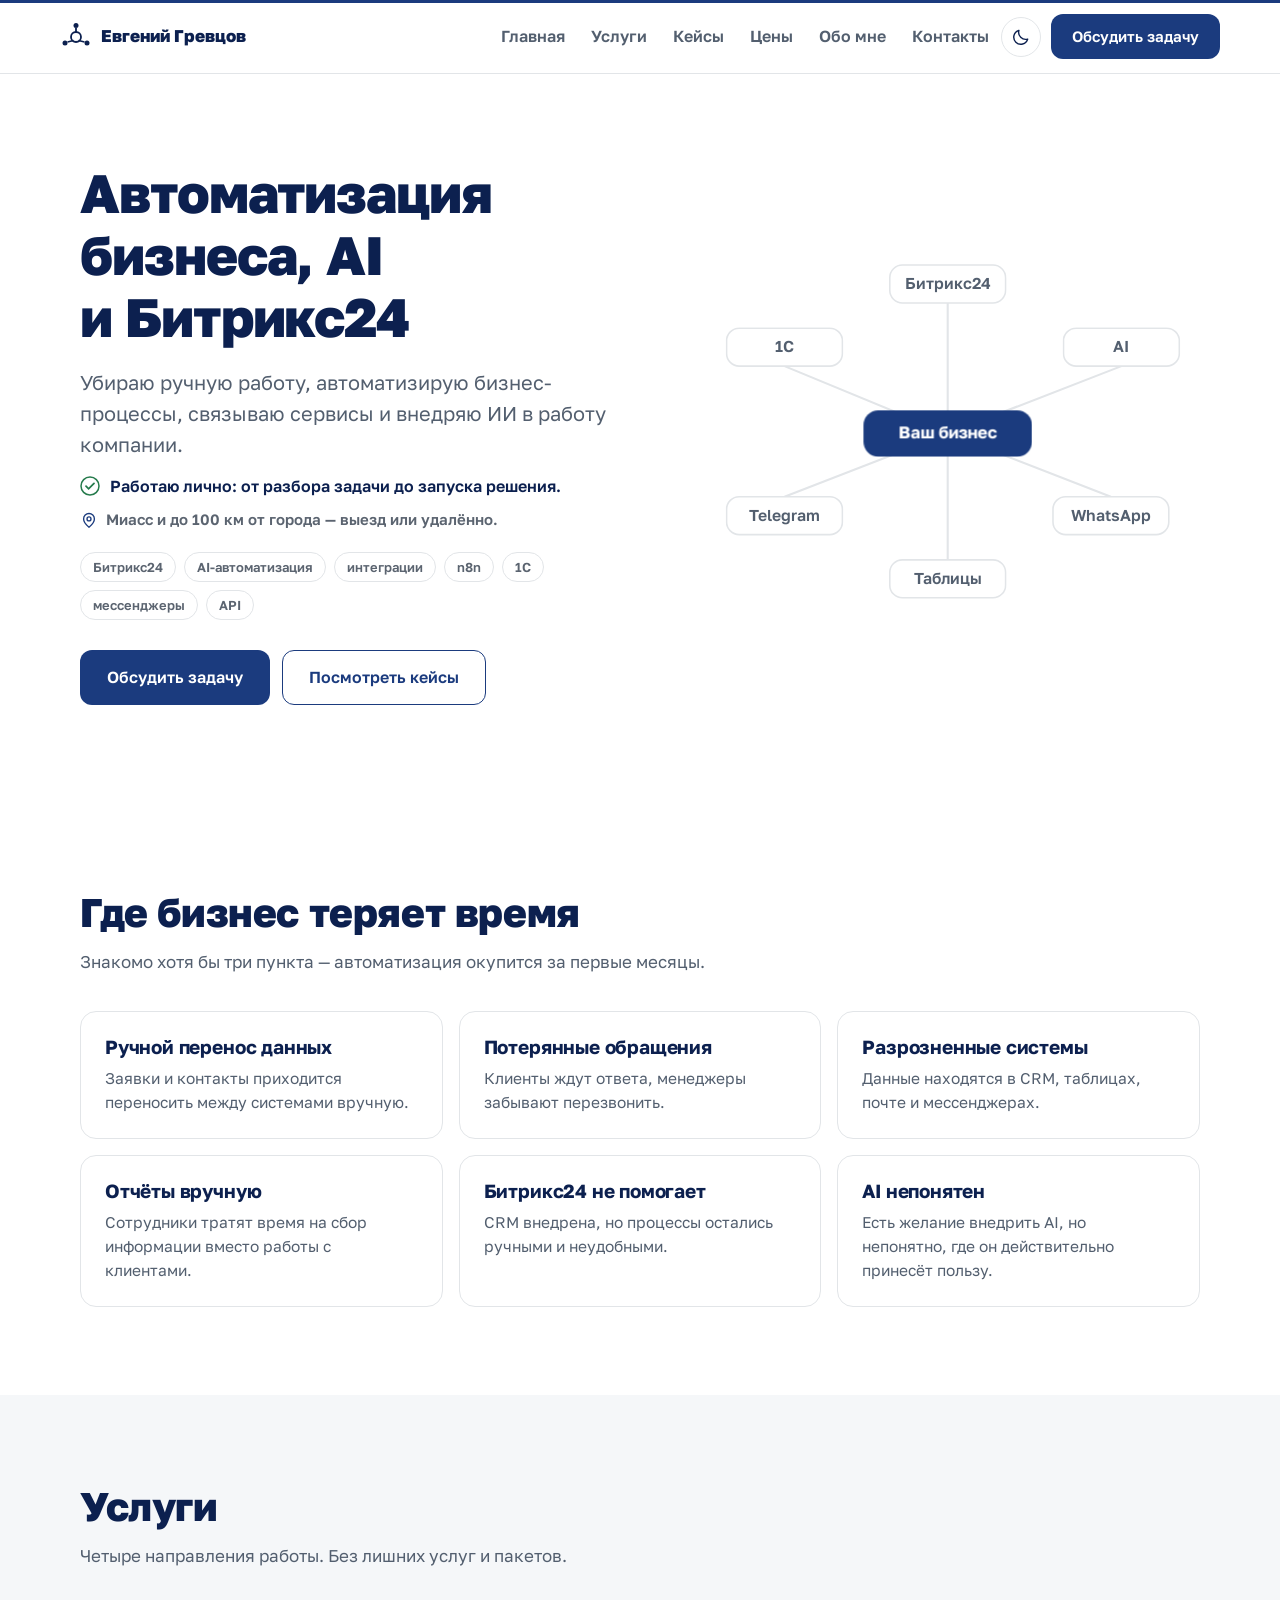
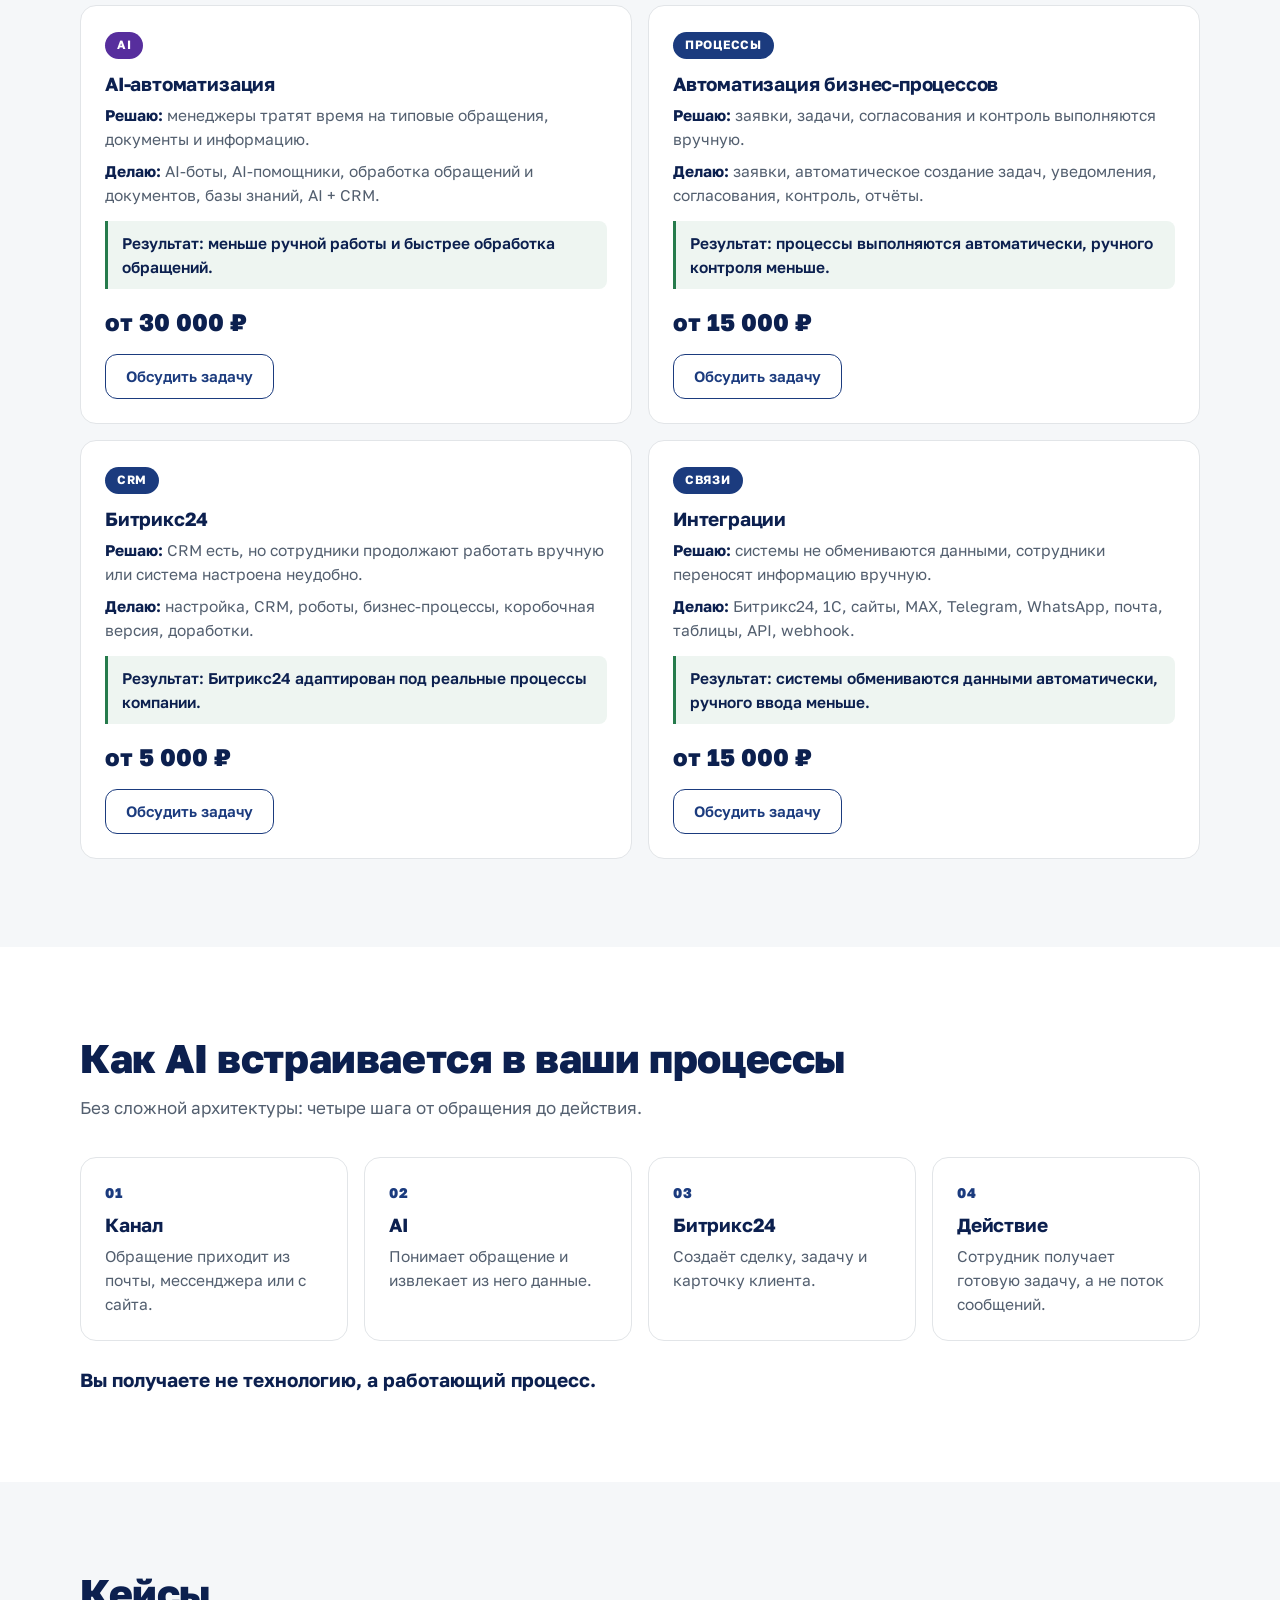
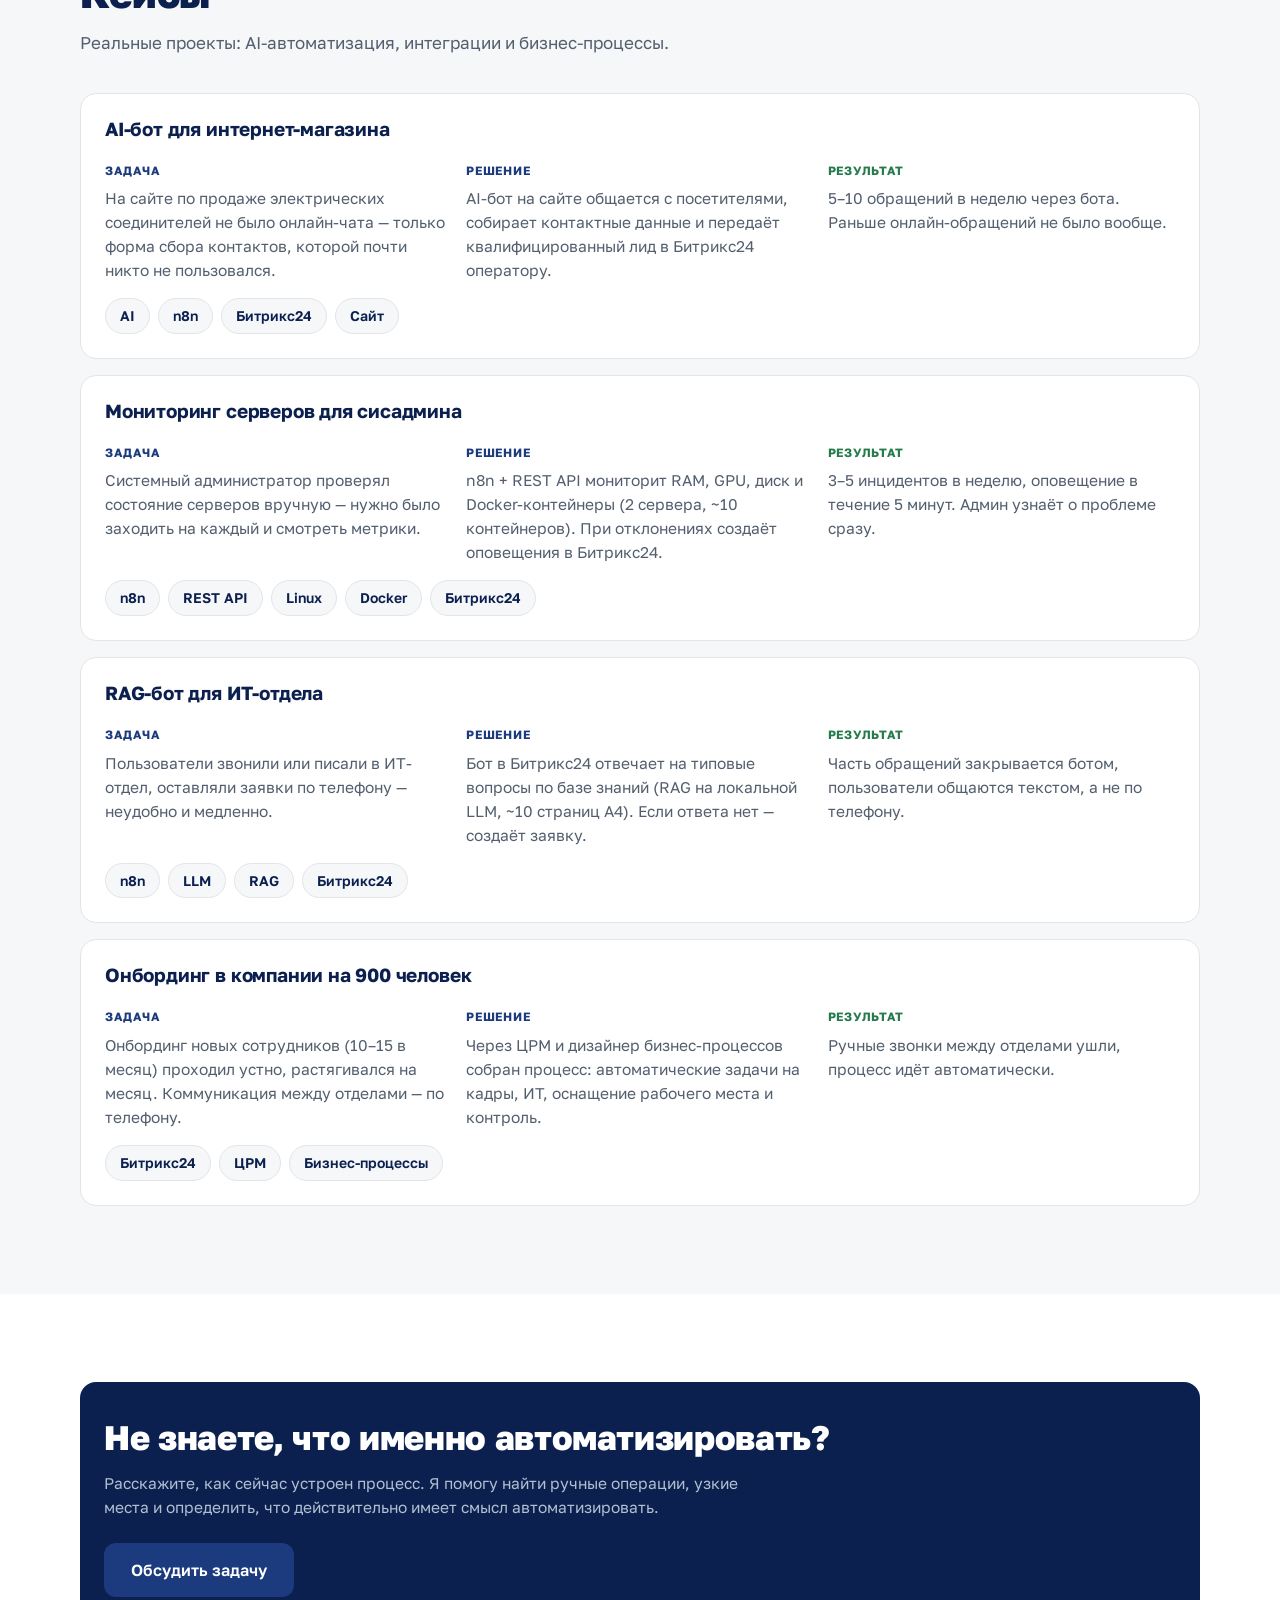
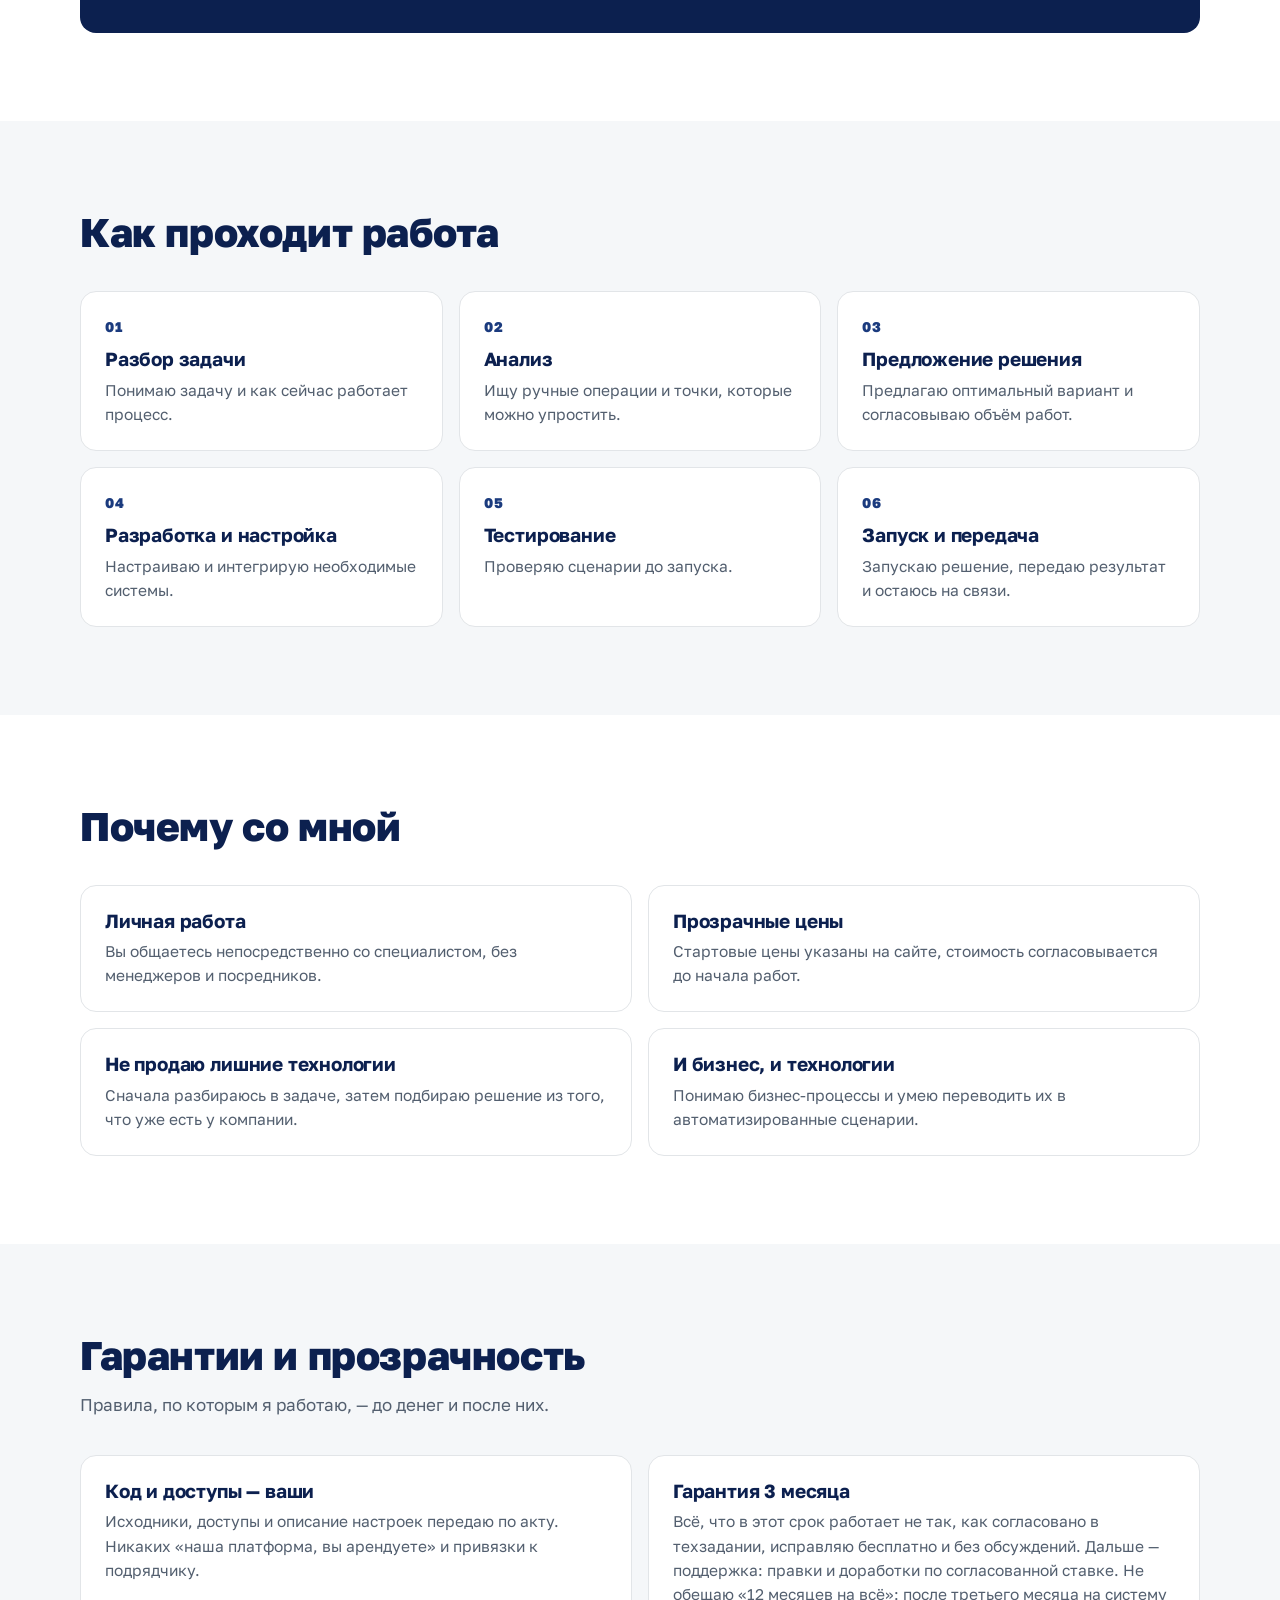
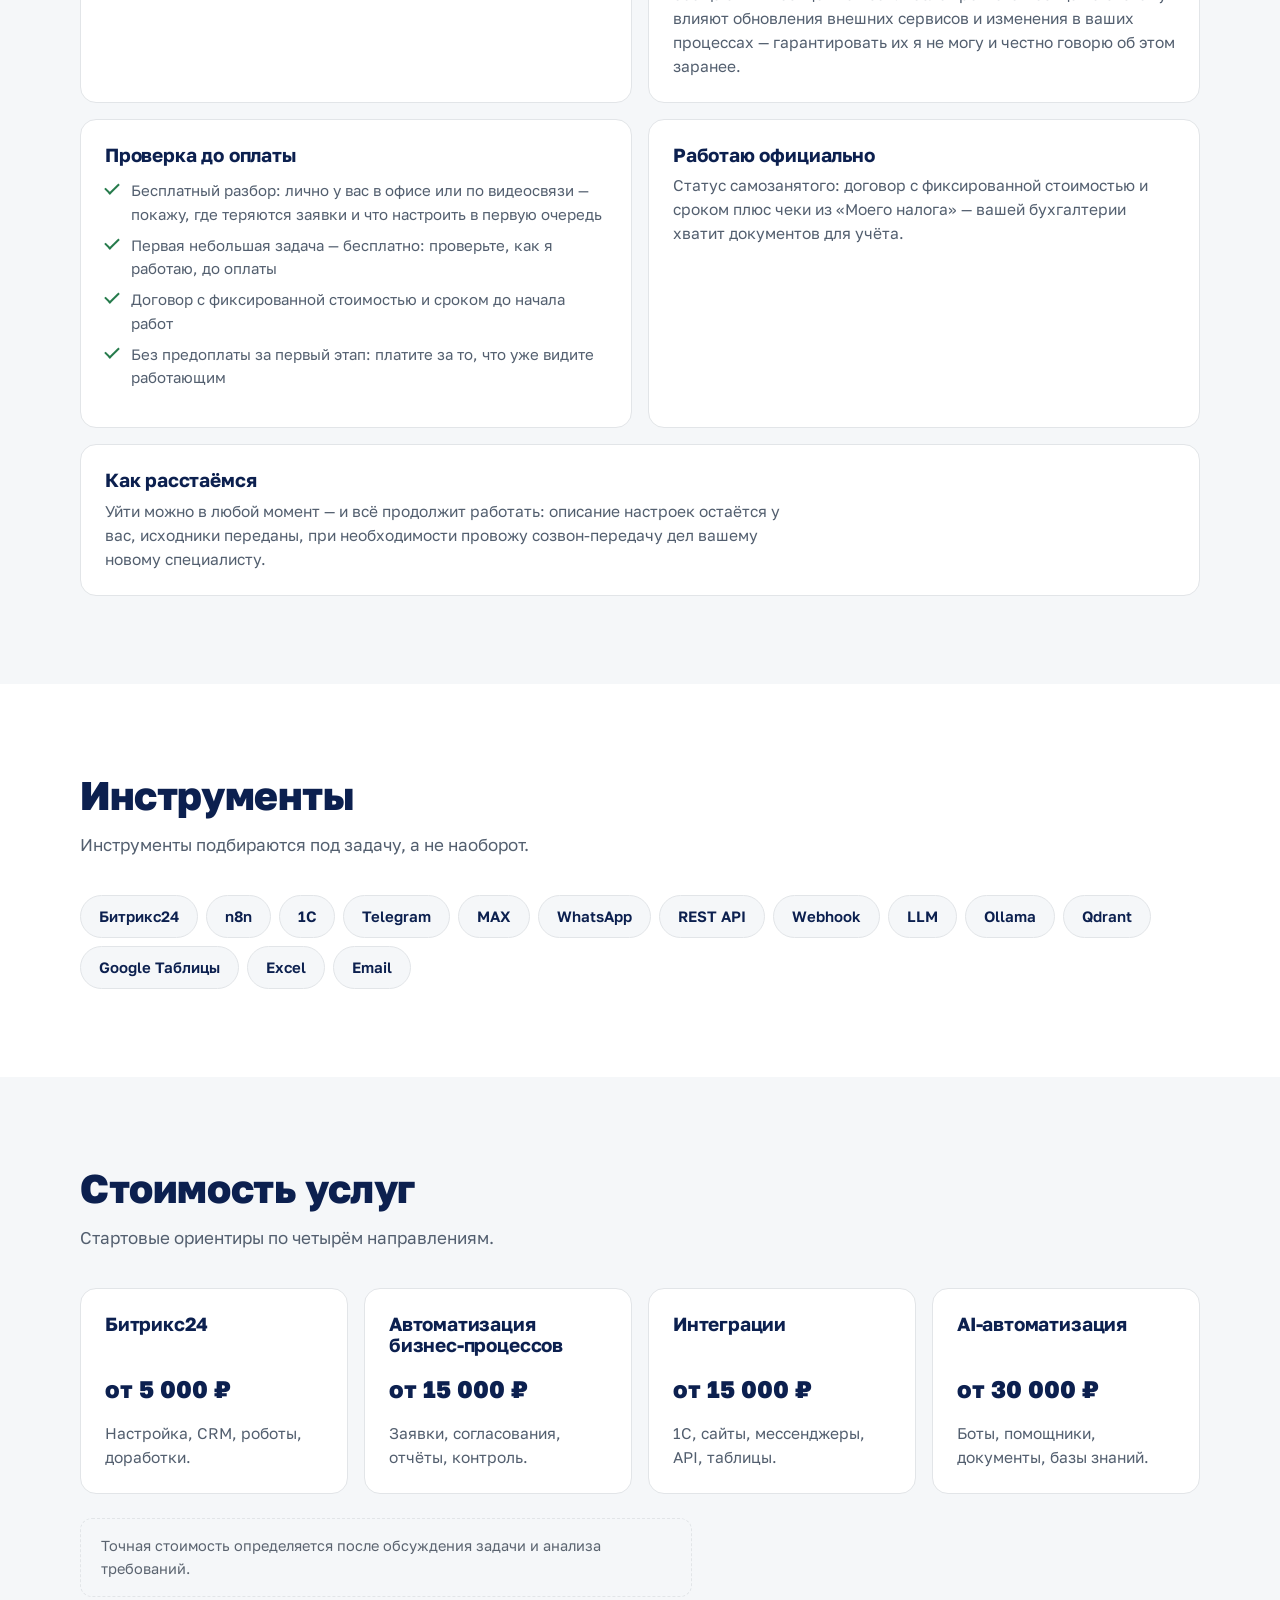
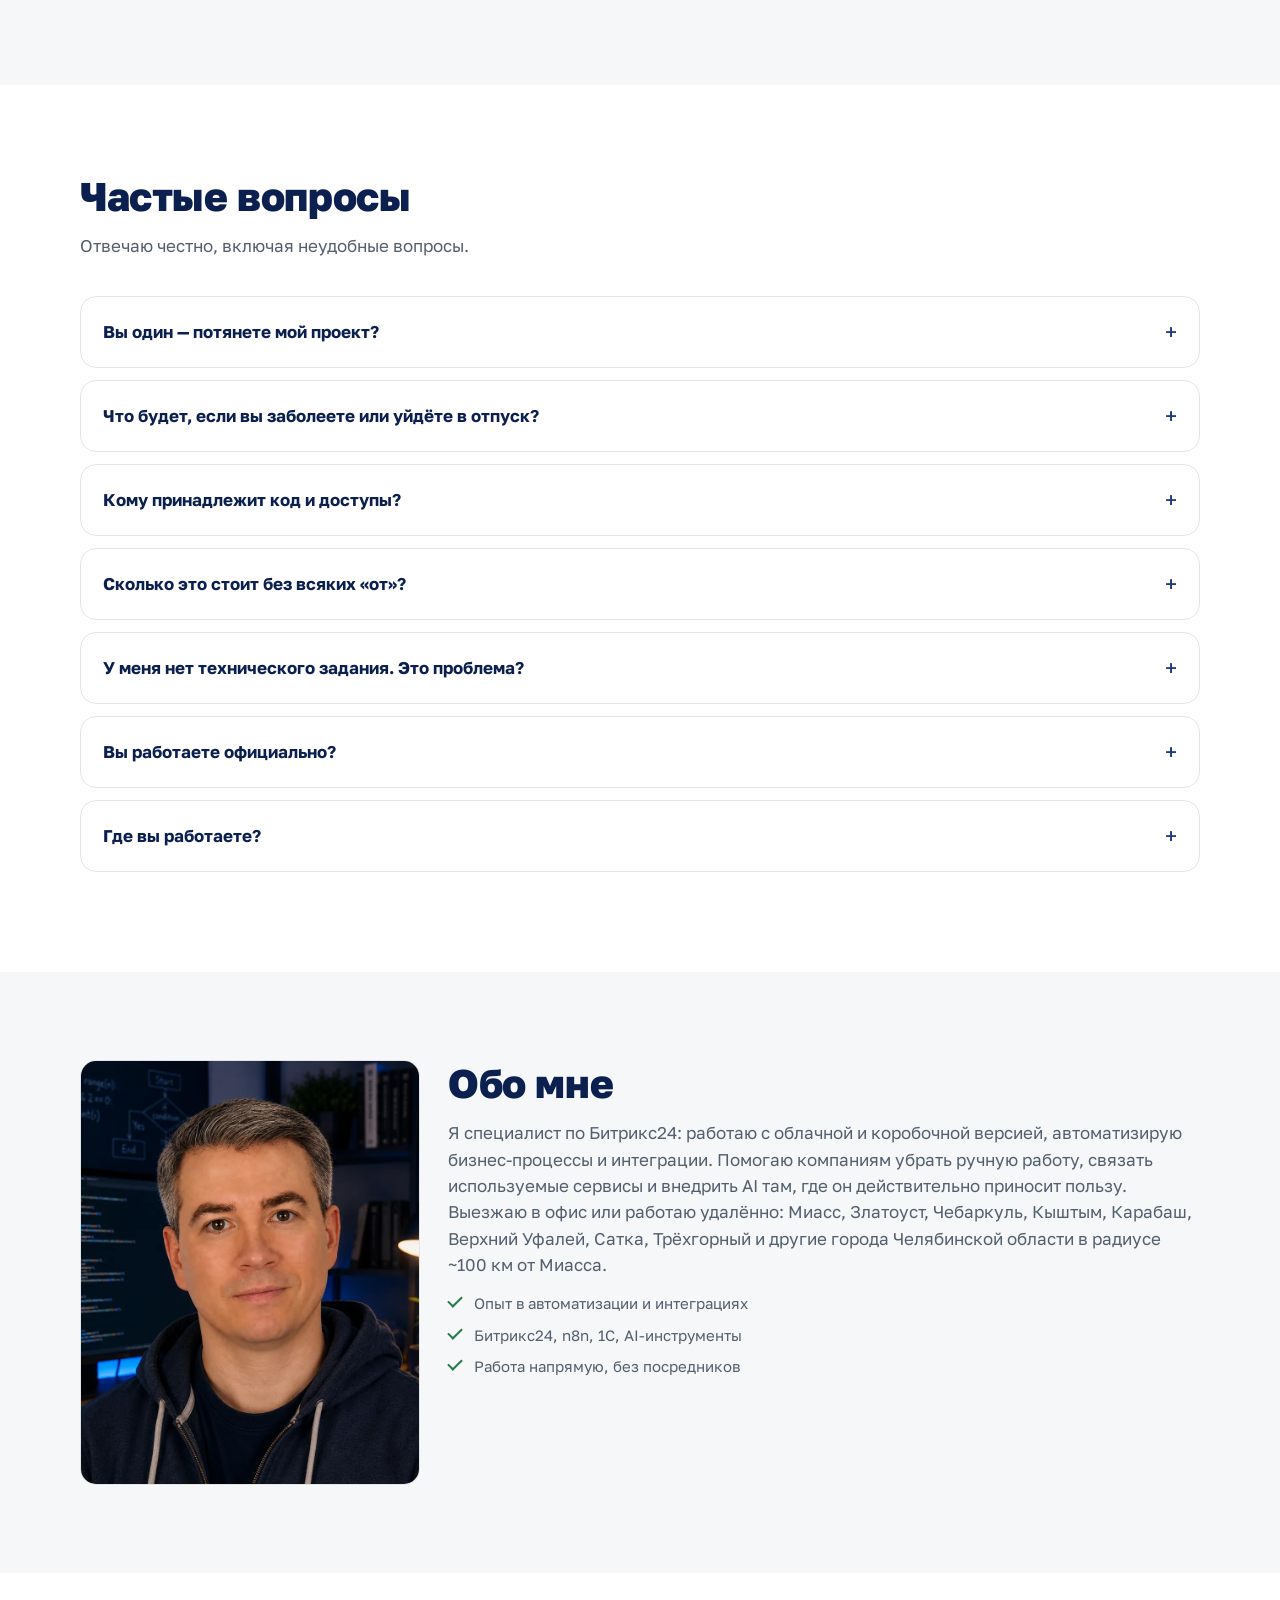
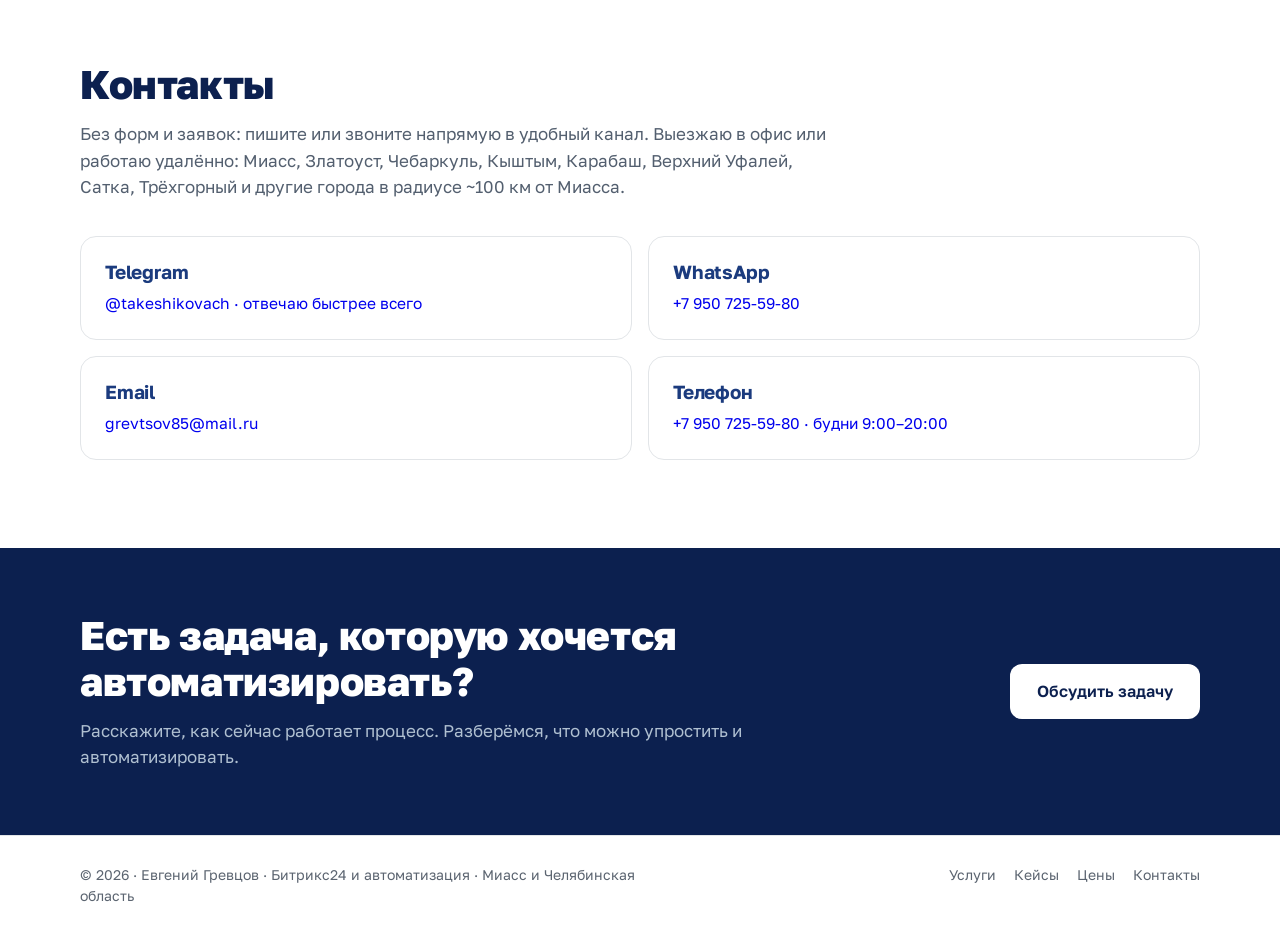
<file: index.html>
<!DOCTYPE html>
<html lang="ru">

<head>
  <meta charset="UTF-8">
  <meta name="viewport" content="width=device-width, initial-scale=1.0">
  <meta name="color-scheme" content="light dark">
  <meta name="theme-color" id="meta-theme" content="#ffffff">
  <title>Автоматизация бизнеса, AI и Битрикс24 — Миасс и Челябинская область</title>
  <meta name="description" content="Настраиваю Битрикс24, автоматизирую процессы и внедряю AI. Миасс, Златоуст, Чебаркуль, Кыштым, Карабаш — выезд или удалённо. Работаю лично, от разбора задачи до запуска.">

  <!-- Open Graph  -->
  <meta property="og:title" content="Автоматизация бизнеса, AI и Битрикс24 — Миасс и Челябинская область">
  <meta property="og:description" content="Настраиваю Битрикс24, автоматизирую процессы и внедряю AI. Миасс, Златоуст, Чебаркуль, Кыштым, Карабаш — выезд или удалённо.">
  <meta property="og:image" content="https://grevtsov74.ru/images/og-cover.png">
  <meta property="og:url" content="https://grevtsov74.ru/">
  <meta property="og:type" content="website">

  <!-- Тема до первой отрисовки -->
  <script>
    (function () { try { if (localStorage.getItem('theme') === 'dark') document.documentElement.setAttribute('data-theme', 'dark'); } catch (e) { } })();
  </script>

<!-- Yandex.Metrika counter -->
<script type="text/javascript">
    (function(m,e,t,r,i,k,a){
        m[i]=m[i]||function(){(m[i].a=m[i].a||[]).push(arguments)};
        m[i].l=1*new Date();
        for (var j = 0; j < document.scripts.length; j++) {if (document.scripts[j].src === r) { return; }}
        k=e.createElement(t),a=e.getElementsByTagName(t)[0],k.async=1,k.src=r,a.parentNode.insertBefore(k,a)
    })(window, document,'script','https://mc.yandex.ru/metrika/tag.js?id=113740301', 'ym');

    ym(113740301, 'init', {ssr:true, webvisor:true, clickmap:true, ecommerce:"dataLayer", referrer: document.referrer, url: location.href, accurateTrackBounce:true, trackLinks:true});
</script>
<noscript><div><img src="https://mc.yandex.ru/watch/113740301" style="position:absolute; left:-9999px;" alt="" /></div></noscript>
<!-- /Yandex.Metrika counter -->

  <!-- Schema.org: услуги и цены -->
  <script type="application/ld+json">
{
  "@context":"https://schema.org",
  "@type":"ProfessionalService",
  "name":"Евгений Гревцов — Битрикс24 и автоматизация бизнеса",
  "telephone":"+7 950 725-59-80",
  "email":"grevtsov85@mail.ru",
    "description":"Автоматизация бизнес-процессов, внедрение Битрикс24, интеграции и AI-автоматизация.",
  "address":{"@type":"PostalAddress","addressLocality":"Миасс","addressRegion":"Челябинская область","addressCountry":"RU"},
  "areaServed":{"@type":"GeoCircle","geoMidpoint":{"@type":"GeoCoordinates","latitude":55.045,"longitude":60.108},"geoRadius":"100000"},
  "makesOffer":[
    {"@type":"Offer","name":"Битрикс24","priceCurrency":"RUB","price":"5000","description":"стартовая стоимость"},
    {"@type":"Offer","name":"Автоматизация бизнес-процессов","priceCurrency":"RUB","price":"15000","description":"стартовая стоимость"},
    {"@type":"Offer","name":"Интеграции","priceCurrency":"RUB","price":"15000","description":"стартовая стоимость"},
    {"@type":"Offer","name":"AI-автоматизация","priceCurrency":"RUB","price":"30000","description":"стартовая стоимость"}
  ]
}
</script>

  <!-- Schema.org: FAQ (SEO + цитируемость AI-ассистентами) -->
  <script type="application/ld+json">
{
  "@context":"https://schema.org",
  "@type":"FAQPage",
  "mainEntity":[
    {"@type":"Question","name":"Вы один — потянете мой проект?","acceptedAnswer":{"@type":"Answer","text":"Я беру ограниченное число проектов одновременно, поэтому ваш не стоит в очереди за десятью другими. Если очередь занята, я честно называю дату, с которой смогу взяться."}},
    {"@type":"Question","name":"Что будет, если вы заболеете или уйдёте в отпуск?","acceptedAnswer":{"@type":"Answer","text":"О плановом отпуске предупреждаю заранее и сдвигаю плановые задачи. На форс-мажор есть партнёры, которые могут подстраховать. Все настройки задокументированы, поэтому другой специалист при необходимости подхватит их без потерь."}},
    {"@type":"Question","name":"Кому принадлежит код и доступы?","acceptedAnswer":{"@type":"Answer","text":"Вам. Исходники, доступы и описание настроек передаю по акту с первого дня. Никаких «наша платформа, вы арендуете» и привязки к подрядчику."}},
    {"@type":"Question","name":"Сколько это стоит без всяких «от»?","acceptedAnswer":{"@type":"Answer","text":"После короткого созвона я называю одну сумму и фиксирую её в договоре до начала работ. Дальше она не меняется. Стартовые цены на сайте — ориентиры по направлениям, а не цена любой задачи."}},
    {"@type":"Question","name":"У меня нет технического задания. Это проблема?","acceptedAnswer":{"@type":"Answer","text":"Нет, ТЗ пишу я. Вы рассказываете, как процесс устроен сейчас и что в нём мешает, я приношу документ на понятном языке, вы его правите. Работа идёт по подписанному ТЗ."}},
    {"@type":"Question","name":"Вы работаете официально?","acceptedAnswer":{"@type":"Answer","text":"Да, статус самозанятого: договор с фиксированной стоимостью и сроком плюс чеки из «Моего налога» — для бухгалтерии достаточно документов для учёта."}},
    {"@type":"Question","name":"Где вы работаете?","acceptedAnswer":{"@type":"Answer","text":"Миасс, Златоуст, Чебаркуль, Кыштым, Карабаш, Верхний Уфалей, Сатка, Трёхгорный и другие города Челябинской области в радиусе ~100 км от Миасса. Выезжаю к вам в офис или работаю удалённо."}}
  ]
}
</script>

  <!-- Бренд-шрифт: Golos Text, Google Fonts CDN -->
  <link rel="preconnect" href="https://fonts.googleapis.com">
  <link rel="preconnect" href="https://fonts.gstatic.com" crossorigin>
  <link href="https://fonts.googleapis.com/css2?family=Golos+Text:wght@400;600;700;800&display=swap" rel="stylesheet">

  <link rel="icon" href="favicon/favicon.svg" type="image/svg+xml">
  <link rel="stylesheet" href="css/style.css">
</head>

<body>

  <div class="progress" aria-hidden="true"></div>

  <header class="header">
    <div class="container header-in">
      <a class="logo" href="#top">
        <svg width="32" height="32" viewBox="0 0 32 32" fill="none" aria-hidden="true">
          <circle cx="16" cy="16" r="5" stroke="currentColor" stroke-width="1.8" />
          <circle cx="16" cy="4.5" r="2.5" fill="currentColor" />
          <circle cx="27" cy="22" r="2.5" fill="currentColor" />
          <circle cx="5" cy="22" r="2.5" fill="currentColor" />
          <path d="M16 7v4M18.5 19.5l6 1.5M13.5 19.5l-6 1.5" stroke="currentColor" stroke-width="1.8" />
        </svg>
        Евгений Гревцов
      </a>
      <nav class="nav" id="nav" aria-label="Основная навигация">
        <a href="#top">Главная</a>
        <a href="#services">Услуги</a>
        <a href="#cases">Кейсы</a>
        <a href="#prices">Цены</a>
        <a href="#about">Обо мне</a>
        <a href="#contacts">Контакты</a>
      </nav>
      <div class="header-actions">
        <button id="theme-toggle" class="theme-toggle" type="button" aria-label="Переключить тему" aria-pressed="false">
          <svg class="moon" width="20" height="20" viewBox="0 0 24 24" fill="none" aria-hidden="true">
            <path d="M20 14.5A8.5 8.5 0 0 1 9.5 4a8.5 8.5 0 1 0 10.5 10.5z" stroke="currentColor" stroke-width="1.7" stroke-linejoin="round" />
          </svg>
          <svg class="sun" width="20" height="20" viewBox="0 0 24 24" fill="none" aria-hidden="true">
            <circle cx="12" cy="12" r="4.5" stroke="currentColor" stroke-width="1.7" />
            <path d="M12 2.5V5M12 19v2.5M2.5 12H5M19 12h2.5M4.9 4.9l1.8 1.8M17.3 17.3l1.8 1.8M19.1 4.9l-1.8 1.8M6.7 17.3l-1.8 1.8" stroke="currentColor" stroke-width="1.7" stroke-linecap="round" />
          </svg>
        </button>
        <a class="btn btn-primary btn-small header-cta" href="#contacts">Обсудить задачу</a>
        <button class="burger" id="burger" type="button" aria-label="Открыть меню" aria-expanded="false" aria-controls="nav">
          <span></span><span></span><span></span>
        </button>
      </div>
    </div>
  </header>

  <main id="top">

    <!-- 1. Главный экран -->
    <section class="hero" aria-labelledby="h1">
      <div class="container hero-in">
        <div>
          <h1 id="h1">Автоматизация бизнеса, AI и&nbsp;Битрикс24</h1>
          <p class="sub">Убираю ручную работу, автоматизирую бизнес-процессы, связываю сервисы и внедряю ИИ в работу компании.</p>
          <p class="hero-thesis">
            <svg width="20" height="20" viewBox="0 0 20 20" fill="none" aria-hidden="true">
              <circle cx="10" cy="10" r="9" stroke="currentColor" stroke-width="1.5" />
              <path d="M6 10.2l2.6 2.6L14 7.4" stroke="currentColor" stroke-width="1.8" stroke-linecap="round" />
            </svg>
            Работаю лично: от разбора задачи до запуска решения.
          </p>
          <p class="hero-geo">
            <svg width="18" height="18" viewBox="0 0 20 20" fill="none" aria-hidden="true">
              <path d="M10 18s6-5.1 6-9.2A6 6 0 0 0 4 8.8C4 12.9 10 18 10 18z" stroke="currentColor" stroke-width="1.5" />
              <circle cx="10" cy="8.8" r="2.2" stroke="currentColor" stroke-width="1.5" />
            </svg>
            Миасс и до 100 км от города — выезд или удалённо.
          </p>
          <ul class="tagline" aria-label="Направления">
            <li>Битрикс24</li>
            <li>AI-автоматизация</li>
            <li>интеграции</li>
            <li>n8n</li>
            <li>1С</li>
            <li>мессенджеры</li>
            <li>API</li>
          </ul>
          <div class="cta-row">
            <a class="btn btn-primary" href="#contacts">Обсудить задачу</a>
            <a class="btn btn-ghost" href="#cases">Посмотреть кейсы</a>
          </div>
        </div>
        <div class="scheme-wrap" aria-hidden="true">
          <svg class="scheme" viewBox="0 0 480 360" role="img" aria-label="Схема: системы компании, связанные вокруг единого центра">
            <g class="ln">
              <path pathLength="1" d="M240 180V56" />
              <path pathLength="1" d="M240 180 85 116" />
              <path pathLength="1" d="M240 180 405 116" />
              <path pathLength="1" d="M240 180 85 240" />
              <path pathLength="1" d="M240 180 395 240" />
              <path pathLength="1" d="M240 180v120" />
            </g>
            <g class="node">
              <rect x="185" y="20" width="110" height="36" rx="12" /><text x="240" y="43">Битрикс24</text>
            </g>
            <g class="node">
              <rect x="30" y="80" width="110" height="36" rx="12" /><text x="85" y="103">1С</text>
            </g>
            <g class="node">
              <rect x="350" y="80" width="110" height="36" rx="12" /><text x="405" y="103">AI</text>
            </g>
            <g class="node">
              <rect x="30" y="240" width="110" height="36" rx="12" /><text x="85" y="263">Telegram</text>
            </g>
            <g class="node">
              <rect x="340" y="240" width="110" height="36" rx="12" /><text x="395" y="263">WhatsApp</text>
            </g>
            <g class="node">
              <rect x="185" y="300" width="110" height="36" rx="12" /><text x="240" y="323">Таблицы</text>
            </g>
            <g class="core">
              <circle class="pulse" cx="240" cy="180" r="30" fill="none" stroke-width="1.5" />
              <rect x="160" y="158" width="160" height="44" rx="14" /><text x="240" y="185">Ваш бизнес</text>
            </g>
            <circle class="pulse-dot" r="3.5" />
          </svg>
        </div>
      </div>
    </section>

    <!-- 2. Где бизнес теряет время -->
    <section class="section" id="problems" aria-labelledby="h-problems">
      <div class="container">
        <h2 id="h-problems">Где бизнес теряет время</h2>
        <p class="section-sub">Знакомо хотя бы три пункта — автоматизация окупится за первые месяцы.</p>
        <div class="grid grid-2 grid-3">
          <article class="card card-pad">
            <h3>Ручной перенос данных</h3>
            <p>Заявки и контакты приходится переносить между системами вручную.</p>
          </article>
          <article class="card card-pad">
            <h3>Потерянные обращения</h3>
            <p>Клиенты ждут ответа, менеджеры забывают перезвонить.</p>
          </article>
          <article class="card card-pad">
            <h3>Разрозненные системы</h3>
            <p>Данные находятся в CRM, таблицах, почте и мессенджерах.</p>
          </article>
          <article class="card card-pad">
            <h3>Отчёты вручную</h3>
            <p>Сотрудники тратят время на сбор информации вместо работы с клиентами.</p>
          </article>
          <article class="card card-pad">
            <h3>Битрикс24 не помогает</h3>
            <p>CRM внедрена, но процессы остались ручными и неудобными.</p>
          </article>
          <article class="card card-pad">
            <h3>AI непонятен</h3>
            <p>Есть желание внедрить AI, но непонятно, где он действительно принесёт пользу.</p>
          </article>
        </div>
      </div>
    </section>

    <!-- 3. Услуги -->
    <section class="section section-soft" id="services" aria-labelledby="h-services">
      <div class="container">
        <h2 id="h-services">Услуги</h2>
        <p class="section-sub">Четыре направления работы. Без лишних услуг и пакетов.</p>
        <div class="grid grid-2">
          <article class="card card-pad service">
            <span class="badge badge-ai">AI</span>
            <h3>AI-автоматизация</h3>
            <p class="svc"><span class="svc-l">Решаю:</span> менеджеры тратят время на типовые обращения, документы и информацию.</p>
            <p class="svc"><span class="svc-l">Делаю:</span> AI-боты, AI-помощники, обработка обращений и документов, базы знаний, AI + CRM.</p>
            <p class="res">Результат: меньше ручной работы и быстрее обработка обращений.</p>
            <div class="price-row"><strong>от 30 000 ₽</strong></div>
            <a class="btn btn-ghost btn-small" href="#contacts">Обсудить задачу</a>
          </article>
          <article class="card card-pad service">
            <span class="badge badge-main">Процессы</span>
            <h3>Автоматизация бизнес-процессов</h3>
            <p class="svc"><span class="svc-l">Решаю:</span> заявки, задачи, согласования и контроль выполняются вручную.</p>
            <p class="svc"><span class="svc-l">Делаю:</span> заявки, автоматическое создание задач, уведомления, согласования, контроль, отчёты.</p>
            <p class="res">Результат: процессы выполняются автоматически, ручного контроля меньше.</p>
            <div class="price-row"><strong>от 15 000 ₽</strong></div>
            <a class="btn btn-ghost btn-small" href="#contacts">Обсудить задачу</a>
          </article>
          <article class="card card-pad service">
            <span class="badge badge-main">CRM</span>
            <h3>Битрикс24</h3>
            <p class="svc"><span class="svc-l">Решаю:</span> CRM есть, но сотрудники продолжают работать вручную или система настроена неудобно.</p>
            <p class="svc"><span class="svc-l">Делаю:</span> настройка, CRM, роботы, бизнес-процессы, коробочная версия, доработки.</p>
            <p class="res">Результат: Битрикс24 адаптирован под реальные процессы компании.</p>
            <div class="price-row"><strong>от 5 000 ₽</strong></div>
            <a class="btn btn-ghost btn-small" href="#contacts">Обсудить задачу</a>
          </article>
          <article class="card card-pad service">
            <span class="badge badge-main">Связи</span>
            <h3>Интеграции</h3>
            <p class="svc"><span class="svc-l">Решаю:</span> системы не обмениваются данными, сотрудники переносят информацию вручную.</p>
            <p class="svc"><span class="svc-l">Делаю:</span> Битрикс24, 1С, сайты, MAX, Telegram, WhatsApp, почта, таблицы, API, webhook.</p>
            <p class="res">Результат: системы обмениваются данными автоматически, ручного ввода меньше.</p>
            <div class="price-row"><strong>от 15 000 ₽</strong></div>
            <a class="btn btn-ghost btn-small" href="#contacts">Обсудить задачу</a>
          </article>
        </div>
      </div>
    </section>

    <!-- 4. Как AI встраивается в процессы -->
    <section class="section" id="ai" aria-labelledby="h-ai">
      <div class="container">
        <h2 id="h-ai">Как AI встраивается в ваши процессы</h2>
        <p class="section-sub">Без сложной архитектуры: четыре шага от обращения до действия.</p>
        <ol class="flow">
          <li class="card card-pad"><span class="step-num">01</span>
            <h3>Канал</h3>
            <p>Обращение приходит из почты, мессенджера или с сайта.</p>
          </li>
          <li class="card card-pad"><span class="step-num">02</span>
            <h3>AI</h3>
            <p>Понимает обращение и извлекает из него данные.</p>
          </li>
          <li class="card card-pad"><span class="step-num">03</span>
            <h3>Битрикс24</h3>
            <p>Создаёт сделку, задачу и карточку клиента.</p>
          </li>
          <li class="card card-pad"><span class="step-num">04</span>
            <h3>Действие</h3>
            <p>Сотрудник получает готовую задачу, а не поток сообщений.</p>
          </li>
        </ol>
        <p class="flow-note">Вы получаете не технологию, а работающий процесс.</p>
      </div>
    </section>

    <!-- 5. Кейсы -->
    <section class="section section-soft" id="cases" aria-labelledby="h-cases">
      <div class="container">
        <h2 id="h-cases">Кейсы</h2>
        <p class="section-sub">Реальные проекты: AI-автоматизация, интеграции и бизнес-процессы.</p>
        <div class="cases">
          <article class="card card-pad case">
            <h3>AI-бот для интернет-магазина</h3>
            <div class="case-grid">
              <div><span class="case-tag">Задача</span>
                <p>На сайте по продаже электрических соединителей не было онлайн-чата — только форма сбора контактов, которой почти никто не пользовался.</p>
              </div>
              <div><span class="case-tag">Решение</span>
                <p>AI-бот на сайте общается с посетителями, собирает контактные данные и передаёт квалифицированный лид в Битрикс24 оператору.</p>
              </div>
              <div><span class="case-tag case-tag-res">Результат</span>
                <p>5–10 обращений в неделю через бота. Раньше онлайн-обращений не было вообще.</p>
              </div>
            </div>
            <ul class="chips">
              <li>AI</li>
              <li>n8n</li>
              <li>Битрикс24</li>
              <li>Сайт</li>
            </ul>
          </article>
          <article class="card card-pad case">
            <h3>Мониторинг серверов для сисадмина</h3>
            <div class="case-grid">
              <div><span class="case-tag">Задача</span>
                <p>Системный администратор проверял состояние серверов вручную — нужно было заходить на каждый и смотреть метрики.</p>
              </div>
              <div><span class="case-tag">Решение</span>
                <p>n8n + REST API мониторит RAM, GPU, диск и Docker-контейнеры (2 сервера, ~10 контейнеров). При отклонениях создаёт оповещения в Битрикс24.</p>
              </div>
              <div><span class="case-tag case-tag-res">Результат</span>
                <p>3–5 инцидентов в неделю, оповещение в течение 5 минут. Админ узнаёт о проблеме сразу.</p>
              </div>
            </div>
            <ul class="chips">
              <li>n8n</li>
              <li>REST API</li>
              <li>Linux</li>
              <li>Docker</li>
              <li>Битрикс24</li>
            </ul>
          </article>
          <article class="card card-pad case">
            <h3>RAG-бот для ИТ-отдела</h3>
            <div class="case-grid">
              <div><span class="case-tag">Задача</span>
                <p>Пользователи звонили или писали в ИТ-отдел, оставляли заявки по телефону — неудобно и медленно.</p>
              </div>
              <div><span class="case-tag">Решение</span>
                <p>Бот в Битрикс24 отвечает на типовые вопросы по базе знаний (RAG на локальной LLM, ~10 страниц А4). Если ответа нет — создаёт заявку.</p>
              </div>
              <div><span class="case-tag case-tag-res">Результат</span>
                <p>Часть обращений закрывается ботом, пользователи общаются текстом, а не по телефону.</p>
              </div>
            </div>
            <ul class="chips">
              <li>n8n</li>
              <li>LLM</li>
              <li>RAG</li>
              <li>Битрикс24</li>
            </ul>
          </article>
          <article class="card card-pad case">
            <h3>Онбординг в компании на 900 человек</h3>
            <div class="case-grid">
              <div><span class="case-tag">Задача</span>
                <p>Онбординг новых сотрудников (10–15 в месяц) проходил устно, растягивался на месяц. Коммуникация между отделами — по телефону.</p>
              </div>
              <div><span class="case-tag">Решение</span>
                <p>Через ЦРМ и дизайнер бизнес-процессов собран процесс: автоматические задачи на кадры, ИТ, оснащение рабочего места и контроль.</p>
              </div>
              <div><span class="case-tag case-tag-res">Результат</span>
                <p>Ручные звонки между отделами ушли, процесс идёт автоматически.</p>
              </div>
            </div>
            <ul class="chips">
              <li>Битрикс24</li>
              <li>ЦРМ</li>
              <li>Бизнес-процессы</li>
            </ul>
          </article>
        </div>
      </div>
    </section>

    <!-- 6. Блок для клиентов без готового ТЗ -->
    <section class="section" id="unknown" aria-labelledby="h-unknown">
      <div class="container">
        <div class="card card-pad unknown">
          <h2 id="h-unknown">Не знаете, что именно автоматизировать?</h2>
          <p>Расскажите, как сейчас устроен процесс. Я помогу найти ручные операции, узкие места и определить, что действительно имеет смысл автоматизировать.</p>
          <a class="btn btn-primary" href="#contacts">Обсудить задачу</a>
        </div>
      </div>
    </section>

    <!-- 7. Как проходит работа -->
    <section class="section section-soft" id="process" aria-labelledby="h-process">
      <div class="container">
        <h2 id="h-process">Как проходит работа</h2>
        <ol class="steps">
          <li class="card card-pad"><span class="step-num">01</span>
            <h3>Разбор задачи</h3>
            <p>Понимаю задачу и как сейчас работает процесс.</p>
          </li>
          <li class="card card-pad"><span class="step-num">02</span>
            <h3>Анализ</h3>
            <p>Ищу ручные операции и точки, которые можно упростить.</p>
          </li>
          <li class="card card-pad"><span class="step-num">03</span>
            <h3>Предложение решения</h3>
            <p>Предлагаю оптимальный вариант и согласовываю объём работ.</p>
          </li>
          <li class="card card-pad"><span class="step-num">04</span>
            <h3>Разработка и настройка</h3>
            <p>Настраиваю и интегрирую необходимые системы.</p>
          </li>
          <li class="card card-pad"><span class="step-num">05</span>
            <h3>Тестирование</h3>
            <p>Проверяю сценарии до запуска.</p>
          </li>
          <li class="card card-pad"><span class="step-num">06</span>
            <h3>Запуск и передача</h3>
            <p>Запускаю решение, передаю результат и остаюсь на связи.</p>
          </li>
        </ol>
      </div>
    </section>

    <!-- 8. Почему со мной -->
    <section class="section" id="why" aria-labelledby="h-why">
      <div class="container">
        <h2 id="h-why">Почему со мной</h2>
        <div class="grid grid-2 why">
          <article class="card card-pad">
            <h3>Личная работа</h3>
            <p>Вы общаетесь непосредственно со специалистом, без менеджеров и посредников.</p>
          </article>
          <article class="card card-pad">
            <h3>Прозрачные цены</h3>
            <p>Стартовые цены указаны на сайте, стоимость согласовывается до начала работ.</p>
          </article>
          <article class="card card-pad">
            <h3>Не продаю лишние технологии</h3>
            <p>Сначала разбираюсь в задаче, затем подбираю решение из того, что уже есть у компании.</p>
          </article>
          <article class="card card-pad">
            <h3>И бизнес, и технологии</h3>
            <p>Понимаю бизнес-процессы и умею переводить их в автоматизированные сценарии.</p>
          </article>
        </div>
      </div>
    </section>

    <!-- 9. Гарантии и прозрачность -->
    <section class="section section-soft" id="trust" aria-labelledby="h-trust">
      <div class="container">
        <h2 id="h-trust">Гарантии и прозрачность</h2>
        <p class="section-sub">Правила, по которым я работаю, — до денег и после них.</p>
        <div class="grid grid-2 trust-grid">
          <article class="card card-pad">
            <h3>Код и доступы — ваши</h3>
            <p>Исходники, доступы и описание настроек передаю по акту. Никаких «наша платформа, вы арендуете» и привязки к подрядчику.</p>
          </article>
          <article class="card card-pad">
            <h3>Гарантия 3 месяца</h3>
            <p>Всё, что в этот срок работает не так, как согласовано в техзадании, исправляю бесплатно и без обсуждений. Дальше — поддержка: правки и доработки по согласованной ставке. Не обещаю «12 месяцев на всё»: после третьего месяца на систему влияют обновления внешних сервисов и изменения в ваших процессах — гарантировать их я не могу и честно говорю об этом заранее.</p>
          </article>
          <article class="card card-pad">
            <h3>Проверка до оплаты</h3>
            <ul class="checks">
              <li>Бесплатный разбор: лично у вас в офисе или по видеосвязи — покажу, где теряются заявки и что настроить в первую очередь</li>
              <li>Первая небольшая задача — бесплатно: проверьте, как я работаю, до оплаты</li>
              <li>Договор с фиксированной стоимостью и сроком до начала работ</li>
              <li>Без предоплаты за первый этап: платите за то, что уже видите работающим</li>
            </ul>
          </article>
          <article class="card card-pad">
            <h3>Работаю официально</h3>
            <p>Статус самозанятого: договор с фиксированной стоимостью и сроком плюс чеки из «Моего налога» — вашей бухгалтерии хватит документов для учёта.</p>
          </article>
          <article class="card card-pad">
            <h3>Как расстаёмся</h3>
            <p>Уйти можно в любой момент — и всё продолжит работать: описание настроек остаётся у вас, исходники переданы, при необходимости провожу созвон-передачу дел вашему новому специалисту.</p>
          </article>
        </div>
      </div>
    </section>

    <!-- 10. Инструменты -->
    <section class="section" id="stack" aria-labelledby="h-stack">
      <div class="container">
        <h2 id="h-stack">Инструменты</h2>
        <p class="section-sub">Инструменты подбираются под задачу, а не наоборот.</p>
        <ul class="chips chips-lg" aria-label="Инструменты">
          <li>Битрикс24</li>
          <li>n8n</li>
          <li>1С</li>
          <li>Telegram</li>
          <li>MAX</li>
          <li>WhatsApp</li>
          <li>REST API</li>
          <li>Webhook</li>
          <li>LLM</li>
          <li>Ollama</li>
          <li>Qdrant</li>
          <li>Google Таблицы</li>
          <li>Excel</li>
          <li>Email</li>
        </ul>
      </div>
    </section>

    <!-- 11. Стоимость услуг -->
    <section class="section section-soft" id="prices" aria-labelledby="h-prices">
      <div class="container">
        <h2 id="h-prices">Стоимость услуг</h2>
        <p class="section-sub">Стартовые ориентиры по четырём направлениям.</p>
        <div class="grid grid-2 grid-4">
          <article class="card card-pad price">
            <h3>Битрикс24</h3>
            <div class="price-row"><strong>от 5 000 ₽</strong></div>
            <p>Настройка, CRM, роботы, доработки.</p>
          </article>
          <article class="card card-pad price">
            <h3>Автоматизация бизнес-процессов</h3>
            <div class="price-row"><strong>от 15 000 ₽</strong></div>
            <p>Заявки, согласования, отчёты, контроль.</p>
          </article>
          <article class="card card-pad price">
            <h3>Интеграции</h3>
            <div class="price-row"><strong>от 15 000 ₽</strong></div>
            <p>1С, сайты, мессенджеры, API, таблицы.</p>
          </article>
          <article class="card card-pad price">
            <h3>AI-автоматизация</h3>
            <div class="price-row"><strong>от 30 000 ₽</strong></div>
            <p>Боты, помощники, документы, базы знаний.</p>
          </article>
        </div>
        <p class="price-note">Точная стоимость определяется после обсуждения задачи и анализа требований.</p>
      </div>
    </section>

    <!-- 12. Частые вопросы -->
    <section class="section" id="faq" aria-labelledby="h-faq">
      <div class="container faq">
        <h2 id="h-faq">Частые вопросы</h2>
        <p class="section-sub">Отвечаю честно, включая неудобные вопросы.</p>
        <details>
          <summary>Вы один — потянете мой проект?</summary>
          <p>Я беру ограниченное число проектов одновременно, поэтому ваш не стоит в очереди за десятью другими. Если очередь занята, я честно называю дату, с которой смогу взяться.</p>
        </details>
        <details>
          <summary>Что будет, если вы заболеете или уйдёте в отпуск?</summary>
          <p>О плановом отпуске предупреждаю заранее и сдвигаю плановые задачи. На форс-мажор есть партнёры, которые могут подстраховать. Все настройки задокументированы, поэтому другой специалист при необходимости подхватит их без потерь.</p>
        </details>
        <details>
          <summary>Кому принадлежит код и доступы?</summary>
          <p>Вам. Исходники, доступы и описание настроек передаю по акту с первого дня. Никаких «наша платформа, вы арендуете» и привязки к подрядчику.</p>
        </details>
        <details>
          <summary>Сколько это стоит без всяких «от»?</summary>
          <p>После короткого созвона я называю одну сумму и фиксирую её в договоре до начала работ. Дальше она не меняется. Стартовые цены на сайте — ориентиры по направлениям, а не цена любой задачи.</p>
        </details>
        <details>
          <summary>У меня нет технического задания. Это проблема?</summary>
          <p>Нет, ТЗ пишу я. Вы рассказываете, как процесс устроен сейчас и что в нём мешает, я приношу документ на понятном языке, вы его правите. Работа идёт по подписанному ТЗ.</p>
        </details>
        <details>
          <summary>Вы работаете официально?</summary>
          <p>Да, статус самозанятого: договор с фиксированной стоимостью и сроком плюс чеки из «Моего налога» — для бухгалтерии достаточно документов для учёта.</p>
        </details>
        <details>
          <summary>Где вы работаете?</summary>
          <p>Миасс, Златоуст, Чебаркуль, Кыштым, Карабаш, Верхний Уфалей, Сатка, Трёхгорный и другие города Челябинской области в радиусе ~100 км от Миасса. Выезжаю к вам в офис или работаю удалённо.</p>
        </details>
      </div>
    </section>

    <!-- 13. Обо мне -->
    <section class="section section-soft" id="about" aria-labelledby="h-about">
      <div class="container about-in">
        <img class="photo" src="images/photo.webp" width="800" height="1000" loading="lazy" alt="Фото специалиста по автоматизации бизнеса">
        <div>
          <h2 id="h-about">Обо мне</h2>
          <p>Я специалист по Битрикс24: работаю с облачной и коробочной версией, автоматизирую бизнес-процессы и интеграции. Помогаю компаниям убрать ручную работу, связать используемые сервисы и внедрить AI там, где он действительно приносит пользу.</p>
          <p>Выезжаю в офис или работаю удалённо: Миасс, Златоуст, Чебаркуль, Кыштым, Карабаш, Верхний Уфалей, Сатка, Трёхгорный и другие города Челябинской области в радиусе ~100 км от Миасса.</p>
          <ul class="checks">
            <li>Опыт в автоматизации и интеграциях</li>
            <li>Битрикс24, n8n, 1С, AI-инструменты</li>
            <li>Работа напрямую, без посредников</li>
          </ul>
        </div>
      </div>
    </section>

    <!-- Отзывы: включить секцию, когда появятся реальные отзывы
  <section class="section" id="reviews" aria-labelledby="h-reviews">
    <div class="container">
      <h2 id="h-reviews">Отзывы</h2>
      <div class="grid grid-2">
        <article class="card card-pad"><p>«Текст реального отзыва.»</p><cite>— Имя Фамилия, компания</cite></article>
      </div>
    </div>
  </section>
  -->

    <!-- 14. Контакты -->
    <section class="section" id="contacts" aria-labelledby="h-contacts">
      <div class="container">
        <h2 id="h-contacts">Контакты</h2>
        <p class="section-sub">Без форм и заявок: пишите или звоните напрямую в удобный канал. Выезжаю в офис или работаю удалённо: Миасс, Златоуст, Чебаркуль, Кыштым, Карабаш, Верхний Уфалей, Сатка, Трёхгорный и другие города в радиусе ~100 км от Миасса.</p>
        <div class="grid grid-2 contacts">
          <a class="card card-pad contact" href="https://t.me/takeshikovach">
            <h3>Telegram</h3>
            <p>@takeshikovach · отвечаю быстрее всего</p>
          </a>
          <a class="card card-pad contact" href="https://wa.me/79507255980">
            <h3>WhatsApp</h3>
            <p>+7 950 725-59-80</p>
          </a>
          <a class="card card-pad contact" href="mailto:grevtsov85@mail.ru">
            <h3>Email</h3>
            <p>grevtsov85@mail.ru</p>
          </a>
          <a class="card card-pad contact" href="tel:+79507255980">
            <h3>Телефон</h3>
            <p>+7 950 725-59-80 · будни 9:00–20:00</p>
          </a>
        </div>
      </div>
    </section>

    <!-- 15. Финальный призыв -->
    <section class="cta-band" aria-labelledby="h-cta">
      <div class="container cta-band-in">
        <div>
          <h2 id="h-cta">Есть задача, которую хочется автоматизировать?</h2>
          <p>Расскажите, как сейчас работает процесс. Разберёмся, что можно упростить и автоматизировать.</p>
        </div>
        <a class="btn btn-inverse" href="https://t.me/takeshikovach">Обсудить задачу</a>
      </div>
    </section>

  </main>

  <!-- Sticky-CTA на мобильных -->
  <div class="mobile-cta" id="mobile-cta">
    <a class="btn btn-primary" href="https://t.me/takeshikovach">Обсудить задачу</a>
    <a class="btn btn-ghost" href="#prices">Цены</a>
  </div>

  <footer class="footer">
    <div class="container footer-in">
      <p>© <span id="year">2026</span> · Евгений Гревцов · Битрикс24 и автоматизация · Миасс и Челябинская область</p>
      <nav aria-label="Навигация в подвале">
        <a href="#services">Услуги</a><a href="#cases">Кейсы</a><a href="#prices">Цены</a><a href="#contacts">Контакты</a>
      </nav>
    </div>
  </footer>

  <script src="js/main.js"></script>
</body>

</html>
</file>
<file: css/style.css>
:root {
  color-scheme: light;
  --r-card: 16px;
  --r-btn: 12px;
  --r-badge: 999px;
  --bg: #fff;
  --bg: oklch(100% 0 0);
  --surface: #fff;
  --surface: oklch(100% 0 0);
  --bg-soft: #F5F7FA;
  --bg-soft: oklch(97.5% .004 250);
  --border: #E4E8EE;
  --border: oklch(92% .006 250);
  --ink: #0F1C3F;
  --ink: oklch(26% .09 264);
  --text: #475467;
  --text: oklch(48% .03 257);
  --muted: #667085;
  --muted: oklch(50% .022 257);
  --accent: #1E3A8A;
  --accent: oklch(37% .12 263);
  --accent-h: #172E6E;
  --accent-h: oklch(32% .12 263);
  --on-accent: #fff;
  --on-accent: oklch(100% 0 0);
  --violet: #5B34D9;
  --violet: oklch(42% .17 295);
  --success: #067647;
  --success: oklch(52% .11 155);
  --band-bg: #0F1C3F;
  --band-bg: oklch(26% .09 264);
  --band-text: #fff;
  --band-text: oklch(100% 0 0);
  --band-sub: #B6C2D9;
  --band-sub: oklch(80% .03 250);
  --shadow: 0 12px 32px rgba(15, 28, 63, .06);
  --font: "Golos Text", system-ui, -apple-system, "Segoe UI", Roboto, sans-serif;
}

[data-theme="dark"] {
  color-scheme: dark;
  --bg: #0D1424;
  --bg: oklch(18% .02 262);
  --surface: #16203A;
  --surface: oklch(22% .025 262);
  --bg-soft: #111A2E;
  --bg-soft: oklch(20% .022 262);
  --border: #2B3A5C;
  --border: oklch(32% .03 262);
  --ink: #EDEFF4;
  --ink: oklch(94% .01 250);
  --text: #C3CAD6;
  --text: oklch(80% .02 250);
  --muted: #8A94A6;
  --muted: oklch(62% .02 250);
  --accent: #7FA3F9;
  --accent: oklch(70% .13 262);
  --accent-h: #A5BEFB;
  --accent-h: oklch(78% .11 262);
  --on-accent: #0D1424;
  --on-accent: oklch(18% .02 262);
  --violet: #A48AFB;
  --violet: oklch(68% .16 295);
  --success: #4CC38A;
  --success: oklch(72% .13 155);
  --band-bg: #EDEFF4;
  --band-bg: oklch(94% .01 250);
  --band-text: #16203A;
  --band-text: oklch(22% .025 262);
  --band-sub: #5B6472;
  --band-sub: oklch(45% .03 250);
  --shadow: 0 12px 32px rgba(0, 0, 0, .45);
}

*,
*::before,
*::after {
  margin: 0;
  padding: 0;
  box-sizing: border-box
}

@media (prefers-reduced-motion:no-preference) {
  html {
    scroll-behavior: smooth
  }
}

html {
  -webkit-text-size-adjust: 100%
}

body {
  font-family: var(--font);
  background: var(--bg);
  color: var(--text);
  font-size: 17px;
  line-height: 1.55;
  overflow-x: hidden;
  overflow-x: clip;
  transition: background .25s, color .25s
}

::selection {
  background: var(--accent);
  color: var(--on-accent)
}

img,
svg {
  max-width: 100%;
  height: auto
}

h1,
h2,
h3 {
  color: var(--ink);
  line-height: 1.15;
  letter-spacing: -.01em
}

h2 {
  font-size: clamp(26px, 6vw, 40px);
  font-weight: 800;
  margin-bottom: 14px
}

h3 {
  font-size: 19px;
  font-weight: 700;
  margin-bottom: 8px
}

p {
  max-width: 68ch
}

.container {
  max-width: 1160px;
  margin: 0 auto;
  padding: 0 20px
}

.section {
  padding: 64px 0
}

.section-soft {
  background: var(--bg-soft)
}

.section-sub {
  margin: 0 0 36px;
  font-size: 17px;
  color: var(--text)
}

section[id] {
  scroll-margin-top: 84px
}

#top {
  scroll-margin-top: 84px
}

/* Секции без подзаголовка: отступ от H2 до контента (слияние маржинов даёт 36px) */
h2+.grid,
h2+.cases,
h2+.steps,
h2+.flow,
h2+.chips {
  margin-top: 36px
}

/* Прогресс-бар скролла: только там, где поддерживается */
.progress {
  position: fixed;
  top: 0;
  left: 0;
  height: 3px;
  width: 100%;
  background: var(--accent);
  transform-origin: 0 50%;
  z-index: 40;
  display: none
}

@media (prefers-reduced-motion:no-preference) {
  @supports (animation-timeline:scroll()) {
    .progress {
      display: block;
      animation: pg linear both;
      animation-timeline: scroll(root)
    }
  }
}

@keyframes pg {
  from {
    transform: scaleX(0)
  }

  to {
    transform: scaleX(1)
  }
}

/* Кнопки */
.btn {
  display: inline-block;
  border-radius: var(--r-btn);
  padding: 14px 26px;
  font-weight: 600;
  font-size: 16px;
  text-decoration: none;
  border: 1.5px solid transparent;
  transition: background .2s, transform .2s
}

.btn-primary {
  background: var(--accent);
  color: var(--on-accent)
}

.btn-primary:hover {
  background: var(--accent-h);
  transform: translateY(-2px)
}

.btn-ghost {
  color: var(--accent);
  border-color: var(--accent)
}

.btn-ghost:hover {
  background: color-mix(in oklab, var(--accent) 8%, transparent);
  transform: translateY(-2px)
}

.btn-inverse {
  background: var(--band-text);
  color: var(--band-bg)
}

.btn-inverse:hover {
  transform: translateY(-2px)
}

.btn-small {
  padding: 10px 20px;
  font-size: 15px
}

a:focus-visible,
button:focus-visible {
  outline: 3px solid color-mix(in oklab, var(--accent) 45%, transparent);
  outline-offset: 2px;
  border-radius: 8px
}

/* Шапка */
.header {
  position: sticky;
  top: 0;
  z-index: 30;
  background: color-mix(in oklab, var(--bg) 82%, transparent);
  backdrop-filter: blur(12px);
  -webkit-backdrop-filter: blur(12px);
  border-bottom: 1px solid var(--border)
}

.header-in {
  display: flex;
  align-items: center;
  gap: 12px;
  padding: 14px 0
}

.logo {
  display: flex;
  align-items: center;
  gap: 9px;
  font-weight: 800;
  font-size: 17px;
  color: var(--ink);
  text-decoration: none;
  margin-right: auto
}

.logo-accent {
  color: var(--accent)
}

.header-actions {
  display: flex;
  align-items: center;
  gap: 10px
}

.theme-toggle {
  width: 40px;
  height: 40px;
  flex: none;
  border-radius: 50%;
  border: 1px solid var(--border);
  background: transparent;
  color: var(--ink);
  display: flex;
  align-items: center;
  justify-content: center;
  cursor: pointer
}

.theme-toggle:hover {
  background: color-mix(in oklab, var(--accent) 8%, transparent)
}

.theme-toggle .sun {
  display: none
}

[data-theme="dark"] .theme-toggle .sun {
  display: block
}

[data-theme="dark"] .theme-toggle .moon {
  display: none
}

.header-cta {
  display: none
}

.burger {
  width: 40px;
  height: 40px;
  flex: none;
  border: 1px solid var(--border);
  border-radius: var(--r-btn);
  background: transparent;
  display: flex;
  flex-direction: column;
  align-items: center;
  justify-content: center;
  gap: 5px;
  cursor: pointer
}

.burger span {
  display: block;
  width: 18px;
  height: 2px;
  background: var(--ink);
  border-radius: 2px;
  transition: transform .2s, opacity .2s
}

.burger[aria-expanded="true"] span:nth-child(1) {
  transform: translateY(7px) rotate(45deg)
}

.burger[aria-expanded="true"] span:nth-child(2) {
  opacity: 0
}

.burger[aria-expanded="true"] span:nth-child(3) {
  transform: translateY(-7px) rotate(-45deg)
}

.nav {
  display: none;
  position: absolute;
  top: 100%;
  left: 0;
  right: 0;
  background: var(--surface);
  border-bottom: 1px solid var(--border);
  padding: 12px 20px 20px;
  flex-direction: column;
  gap: 4px;
  box-shadow: var(--shadow)
}

.nav.is-open {
  display: flex
}

.nav a {
  color: var(--text);
  text-decoration: none;
  font-weight: 600;
  padding: 10px 4px;
  border-bottom: 1px solid var(--border)
}

.nav a:last-child {
  border-bottom: none
}

/* Hero */
.hero {
  padding: 56px 0 64px
}

h1 {
  font-size: clamp(30px, 7.5vw, 54px);
  font-weight: 800;
  letter-spacing: -.02em
}

.sub {
  margin: 18px 0 14px;
  font-size: clamp(17px, 4vw, 20px)
}

.hero-thesis {
  display: flex;
  align-items: center;
  gap: 10px;
  font-weight: 600;
  color: var(--ink);
  font-size: 16px;
  margin-bottom: 10px
}

.hero-geo {
  display: flex;
  align-items: center;
  gap: 8px;
  font-size: 15px;
  font-weight: 600;
  color: var(--muted);
  margin-bottom: 20px
}

.hero-geo svg {
  flex: none;
  color: var(--accent)
}

.hero-thesis svg {
  flex: none;
  color: var(--success)
}

.tagline {
  list-style: none;
  display: flex;
  flex-wrap: wrap;
  gap: 8px;
  margin-bottom: 30px
}

.tagline li {
  font-size: 13px;
  font-weight: 600;
  color: var(--muted);
  border: 1px solid var(--border);
  border-radius: var(--r-badge);
  padding: 4px 12px
}

.cta-row {
  display: flex;
  flex-wrap: wrap;
  gap: 12px
}

.scheme-wrap {
  margin-top: 44px
}

.scheme {
  width: 100%;
  height: auto;
  display: block
}

.scheme .ln path {
  stroke: var(--border);
  stroke-width: 2;
  fill: none
}

.scheme .node rect {
  fill: var(--surface);
  stroke: var(--border);
  stroke-width: 1.5
}

.scheme .node text {
  fill: var(--text);
  font-size: 15px;
  font-weight: 600;
  text-anchor: middle;
  font-family: var(--font)
}

.scheme .core rect {
  fill: var(--accent)
}

.scheme .core text {
  fill: var(--on-accent);
  font-size: 16px;
  font-weight: 700;
  text-anchor: middle;
  font-family: var(--font)
}

.scheme .pulse {
  opacity: 0;
  stroke: var(--accent)
}

.scheme .pulse-dot {
  opacity: 0;
  fill: var(--accent)
}

/* MOTION-ПАКЕТ: каскад героя и «связи устанавливаются» */
@media (prefers-reduced-motion:no-preference) {

  .hero h1,
  .hero .sub,
  .hero .hero-thesis,
  .hero .hero-geo,
  .hero .tagline,
  .hero .cta-row,
  .scheme-wrap {
    animation: maskUp .6s cubic-bezier(.22, 1, .36, 1) backwards
  }

  .hero .sub {
    animation-delay: .09s
  }

  .hero .hero-thesis {
    animation-delay: .16s
  }

  .hero .hero-geo {
    animation-delay: .22s
  }

  .hero .tagline {
    animation-delay: .28s
  }

  .hero .cta-row {
    animation-delay: .34s
  }

  .scheme-wrap {
    animation-duration: .7s;
    animation-delay: .38s
  }

  .scheme .ln path {
    stroke-dasharray: 1;
    stroke-dashoffset: 1;
    animation: draw .7s ease-out both
  }

  .scheme .ln path:nth-child(1) {
    animation-delay: .5s
  }

  .scheme .ln path:nth-child(2) {
    animation-delay: .58s
  }

  .scheme .ln path:nth-child(3) {
    animation-delay: .66s
  }

  .scheme .ln path:nth-child(4) {
    animation-delay: .74s
  }

  .scheme .ln path:nth-child(5) {
    animation-delay: .82s
  }

  .scheme .ln path:nth-child(6) {
    animation-delay: .9s
  }

  .scheme .node {
    transform-box: fill-box;
    transform-origin: center;
    animation: nodeIn .45s ease-out both
  }

  .scheme .node:nth-of-type(2) {
    animation-delay: .95s
  }

  .scheme .node:nth-of-type(3) {
    animation-delay: 1.05s
  }

  .scheme .node:nth-of-type(4) {
    animation-delay: 1.15s
  }

  .scheme .node:nth-of-type(5) {
    animation-delay: 1.25s
  }

  .scheme .node:nth-of-type(6) {
    animation-delay: 1.35s
  }

  .scheme .node:nth-of-type(7) {
    animation-delay: 1.45s
  }

  .scheme .core {
    transform-box: fill-box;
    transform-origin: center;
    animation: nodeIn .5s cubic-bezier(.22, 1, .36, 1) 1.55s both
  }

  .scheme .pulse {
    transform-box: fill-box;
    transform-origin: center;
    animation: ring .9s ease-out 1.95s forwards
  }

  @supports (offset-path:path('M0 0 L1 1')) {
    .scheme .pulse-dot {
      offset-path: path('M240 180 L240 56');
      offset-rotate: 0deg;
      animation: travel 4.5s linear 2.8s infinite
    }
  }
}

@keyframes maskUp {
  from {
    clip-path: inset(0 0 100% 0);
    transform: translateY(14px);
    opacity: 0
  }

  60% {
    opacity: 1
  }

  to {
    clip-path: inset(0 0 0 0);
    transform: none;
    opacity: 1
  }
}

@keyframes draw {
  from {
    stroke-dashoffset: 1
  }

  to {
    stroke-dashoffset: 0
  }
}

@keyframes nodeIn {
  from {
    opacity: 0;
    transform: scale(.92)
  }

  to {
    opacity: 1;
    transform: none
  }
}

@keyframes ring {
  from {
    opacity: .45;
    transform: scale(.7)
  }

  to {
    opacity: 0;
    transform: scale(1.9)
  }
}

@keyframes travel {
  0% {
    offset-distance: 0%;
    opacity: 0
  }

  12% {
    opacity: .85
  }

  45% {
    offset-distance: 100%;
    opacity: 0
  }

  100% {
    offset-distance: 100%;
    opacity: 0
  }
}

/* Сетки и карточки */
.grid {
  display: grid;
  gap: 16px
}

.card {
  background: var(--surface);
  border: 1px solid var(--border);
  border-radius: var(--r-card)
}

.card-pad {
  padding: 24px
}

.card p {
  font-size: 15.5px
}

.badge {
  display: inline-block;
  font-size: 12px;
  font-weight: 700;
  letter-spacing: .06em;
  text-transform: uppercase;
  color: #fff;
  border-radius: var(--r-badge);
  padding: 4px 12px;
  margin-bottom: 14px
}

.badge-main {
  background: var(--accent)
}

.badge-ai {
  background: var(--violet)
}

.badge-demo {
  background: transparent;
  color: var(--muted);
  border: 1px solid var(--border)
}

/* Услуги */
.svc {
  margin: 8px 0;
  font-size: 15px
}

.svc-l {
  font-weight: 700;
  color: var(--ink)
}

.res {
  margin: 14px 0;
  padding: 10px 14px;
  border-left: 3px solid var(--success);
  border-radius: 0 8px 8px 0;
  background: color-mix(in oklab, var(--success) 8%, transparent);
  color: var(--ink);
  font-weight: 600;
  font-size: 15px
}

.price-row {
  margin: 14px 0
}

.price-row strong {
  font-size: 24px;
  color: var(--ink);
  font-weight: 800
}

.price h3 {
  min-height: 2.3em
}

.price-note {
  margin-top: 24px;
  padding: 16px 20px;
  border: 1px dashed var(--border);
  border-radius: var(--r-btn);
  font-size: 14.5px;
  color: var(--muted)
}

/* AI-схема и этапы */
.flow {
  list-style: none;
  display: grid;
  gap: 16px
}

.flow-note {
  margin-top: 24px;
  font-size: 19px;
  font-weight: 700;
  color: var(--ink)
}

.step-num {
  display: block;
  font-size: 14px;
  font-weight: 800;
  color: var(--accent);
  margin-bottom: 10px;
  letter-spacing: .08em
}

.steps {
  list-style: none;
  display: grid;
  gap: 16px
}

/* Чипы */
.chips {
  list-style: none;
  display: flex;
  flex-wrap: wrap;
  gap: 8px;
  margin-top: 12px
}

.chips li {
  font-size: 14px;
  font-weight: 600;
  color: var(--ink);
  background: var(--bg-soft);
  border: 1px solid var(--border);
  border-radius: var(--r-badge);
  padding: 6px 14px
}

.chips-lg li {
  font-size: 15px;
  padding: 9px 18px
}

/* Кейсы */
.cases {
  display: grid;
  gap: 16px
}

.case-grid {
  display: grid;
  gap: 14px;
  margin: 16px 0
}

.case-tag {
  display: inline-block;
  font-size: 12px;
  font-weight: 700;
  text-transform: uppercase;
  letter-spacing: .06em;
  color: var(--accent);
  margin-bottom: 6px
}

.case-tag-res {
  color: var(--success)
}

/* Блок «не знаете, что автоматизировать» */
.unknown {
  background: var(--band-bg);
  border: none;
  padding: 36px 24px
}

.unknown h2 {
  color: var(--band-text);
  font-size: clamp(24px, 5.5vw, 34px)
}

.unknown p {
  color: var(--band-sub);
  margin: 14px 0 24px
}

/* Гарантии: пятая карточка — во всю ширину */
@media (min-width:720px) {
  .trust-grid>.card:last-child {
    grid-column: 1/-1
  }
}

/* FAQ: аккордеон на нативном details, ноль JS */
.faq details {
  background: var(--surface);
  border: 1px solid var(--border);
  border-radius: var(--r-card);
  margin-bottom: 12px
}

.faq summary {
  list-style: none;
  cursor: pointer;
  padding: 18px 22px;
  font-weight: 700;
  color: var(--ink);
  font-size: 17px;
  display: flex;
  justify-content: space-between;
  align-items: center;
  gap: 16px
}

.faq summary::-webkit-details-marker {
  display: none
}

.faq summary::after {
  content: "+";
  font-size: 22px;
  font-weight: 400;
  color: var(--accent);
  transition: transform .2s;
  flex: none
}

.faq details[open] summary::after {
  transform: rotate(45deg)
}

.faq details p {
  padding: 0 22px 20px;
  font-size: 15.5px
}

.faq summary:focus-visible {
  outline: 3px solid color-mix(in oklab, var(--accent) 45%, transparent);
  outline-offset: -3px;
  border-radius: var(--r-card)
}

/* Sticky-CTA на мобильных */
.mobile-cta {
  position: fixed;
  left: 0;
  right: 0;
  bottom: 0;
  z-index: 25;
  display: flex;
  gap: 10px;
  padding: 10px 16px calc(10px + env(safe-area-inset-bottom));
  background: color-mix(in oklab, var(--surface) 88%, transparent);
  backdrop-filter: blur(12px);
  -webkit-backdrop-filter: blur(12px);
  border-top: 1px solid var(--border);
  transform: translateY(110%);
  transition: transform .3s cubic-bezier(.22, 1, .36, 1)
}

.mobile-cta.is-visible {
  transform: none
}

.mobile-cta .btn {
  flex: 1;
  text-align: center;
  padding: 13px 10px
}

@media (min-width:1024px) {
  .mobile-cta {
    display: none
  }
}

@media (max-width:1023px) {
  body {
    padding-bottom: 76px
  }
}

/* Обо мне */
.about-in {
  display: grid;
  gap: 28px
}

img.photo {
  width: 100%;
  height: auto;
  aspect-ratio: 4/5;
  object-fit: cover;
  object-position: 50% 28%;
  display: block;
  border-radius: var(--r-card);
  border: 1px solid var(--border);
  max-width: 340px
}

.checks {
  list-style: none;
  margin: 14px 0;
  display: grid;
  gap: 8px
}

.checks li {
  position: relative;
  padding-left: 26px;
  font-size: 15px
}

.checks li::before {
  content: "";
  position: absolute;
  left: 0;
  top: 4px;
  width: 14px;
  height: 8px;
  border-left: 2px solid var(--success);
  border-bottom: 2px solid var(--success);
  transform: rotate(-45deg)
}

/* Контакты */
.contact {
  text-decoration: none;
  transition: transform .2s, box-shadow .2s;
  display: block
}

.contact:hover {
  transform: translateY(-4px);
  box-shadow: var(--shadow)
}

.contact h3 {
  color: var(--accent)
}

.contact h3::after {
  content: "→";
  display: inline-block;
  margin-left: 8px;
  opacity: 0;
  transform: translateX(-6px);
  transition: opacity .2s, transform .2s
}

.contact:hover h3::after,
.contact:focus-visible h3::after {
  opacity: 1;
  transform: none
}

/* CTA-полоса и подвал */
.cta-band {
  background: var(--band-bg);
  padding: 64px 0
}

.cta-band-in {
  display: grid;
  gap: 24px;
  justify-items: start
}

.cta-band h2 {
  color: var(--band-text)
}

.cta-band p {
  color: var(--band-sub);
  margin-top: 10px
}

.footer {
  padding: 28px 0;
  border-top: 1px solid var(--border)
}

.footer-in {
  display: flex;
  flex-wrap: wrap;
  gap: 12px;
  justify-content: space-between;
  font-size: 14px;
  color: var(--muted)
}

.footer nav {
  display: flex;
  gap: 18px
}

.footer a {
  color: var(--muted);
  text-decoration: none
}

.footer a:hover {
  color: var(--accent)
}

/* Scroll-подсветка AI-шагов (без прозрачности) */
@media (prefers-reduced-motion:no-preference) {
  @supports (animation-timeline:view()) {
    .flow>li {
      animation: flowglow linear both;
      animation-timeline: view();
      animation-range: cover 25% cover 75%
    }
  }
}

@keyframes flowglow {

  0%,
  100% {
    border-color: var(--border);
    box-shadow: none
  }

  50% {
    border-color: var(--accent);
    box-shadow: var(--shadow)
  }
}

/* Одноразовый каскад карточек (работает в паре с JS) */
.js-reveal {
  opacity: 0;
  transform: translateY(24px)
}

.js-reveal.in {
  opacity: 1;
  transform: translateY(0);
  transition: opacity .55s cubic-bezier(.22, 1, .36, 1), transform .55s cubic-bezier(.22, 1, .36, 1)
}

.js-reveal.in:nth-child(2) {
  transition-delay: .08s
}

.js-reveal.in:nth-child(3) {
  transition-delay: .16s
}

.js-reveal.in:nth-child(4) {
  transition-delay: .24s
}

.js-reveal.in:nth-child(5) {
  transition-delay: .32s
}

.js-reveal.in:nth-child(6) {
  transition-delay: .4s
}

/* ---------- Планшет ---------- */
@media (min-width:720px) {
  .grid-2 {
    grid-template-columns: 1fr 1fr
  }

  .case-grid {
    grid-template-columns: repeat(3, 1fr)
  }

  .flow {
    grid-template-columns: repeat(2, 1fr)
  }

  .steps {
    grid-template-columns: repeat(2, 1fr)
  }

  .cta-band-in {
    grid-template-columns: 1fr auto;
    align-items: center
  }
}

/* ---------- Десктоп ---------- */
@media (min-width:1024px) {
  .section {
    padding: 88px 0
  }

  .hero {
    padding: 88px 0 96px
  }

  .hero-in {
    display: grid;
    grid-template-columns: 1.05fr .95fr;
    gap: 56px;
    align-items: center
  }

  .scheme-wrap {
    margin-top: 0
  }

  .burger {
    display: none
  }

  .header-cta {
    display: inline-block
  }

  .nav {
    display: flex;
    position: static;
    flex-direction: row;
    gap: 26px;
    background: none;
    border: none;
    padding: 0;
    box-shadow: none
  }

  .nav a {
    border: none;
    padding: 6px 0;
    font-size: 16px;
    position: relative
  }

  .nav a::after {
    content: "";
    position: absolute;
    left: 0;
    right: 0;
    bottom: 0;
    height: 2px;
    border-radius: 2px;
    background: var(--accent);
    transform: scaleX(0);
    transform-origin: left;
    transition: transform .2s
  }

  .nav a:hover {
    color: var(--accent)
  }

  .nav a:hover::after,
  .nav a:focus-visible::after {
    transform: scaleX(1)
  }

  .grid-3 {
    grid-template-columns: repeat(3, 1fr)
  }

  .grid-4 {
    grid-template-columns: repeat(4, 1fr)
  }

  .steps {
    grid-template-columns: repeat(3, 1fr)
  }

  .flow {
    grid-template-columns: repeat(4, 1fr)
  }

  .about-in {
    grid-template-columns: 340px 1fr;
    align-items: start
  }
}

/* View Transitions + полный стоп анимаций */
::view-transition-old(root),
::view-transition-new(root) {
  animation: none;
  mix-blend-mode: normal
}

@media (prefers-reduced-motion:reduce) {

  *,
  *::before,
  *::after {
    animation-duration: .01ms !important;
    animation-iteration-count: 1 !important;
    transition-duration: .01ms !important
  }

  html {
    scroll-behavior: auto !important
  }

  .progress {
    display: none
  }

  .grid>.card,
  .case,
  .steps>li,
  .flow>li {
    animation: none !important
  }

  ::view-transition-old(root),
  ::view-transition-new(root) {
    animation: none !important
  }
}
</file>
